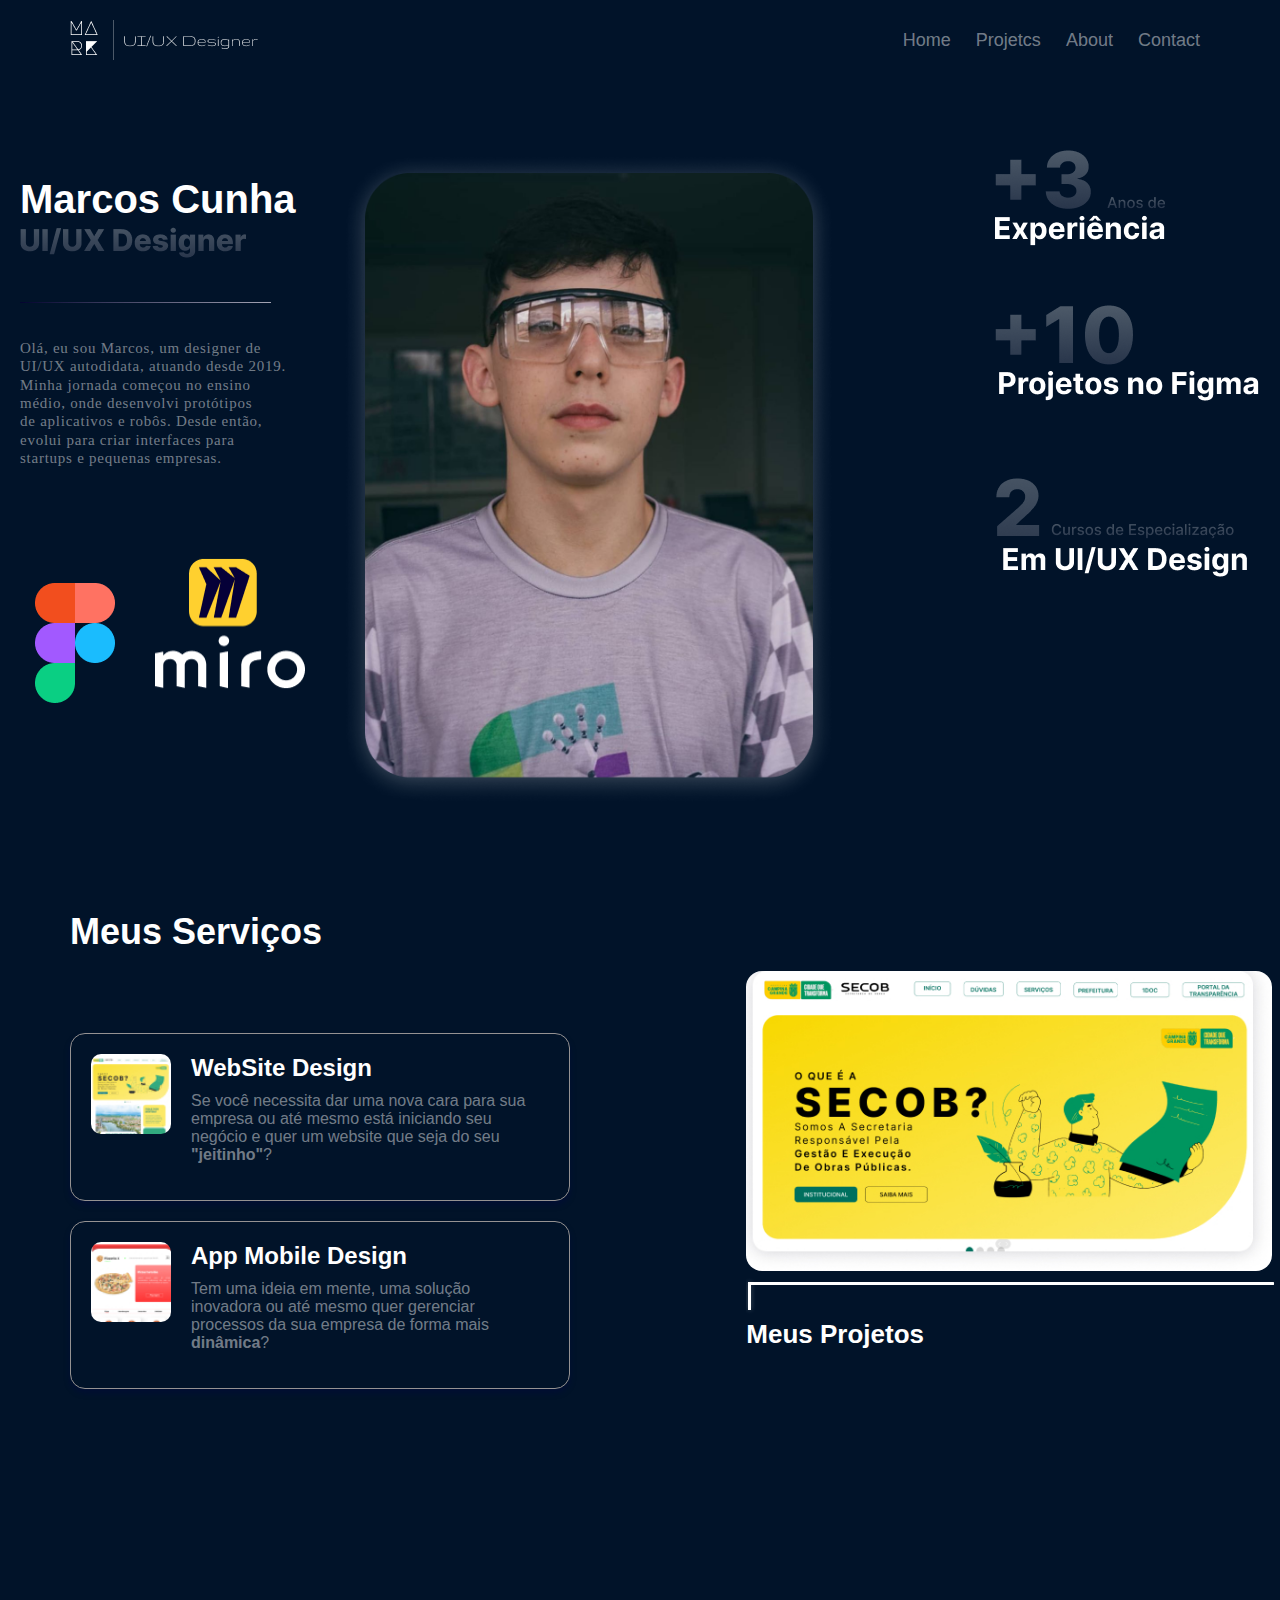
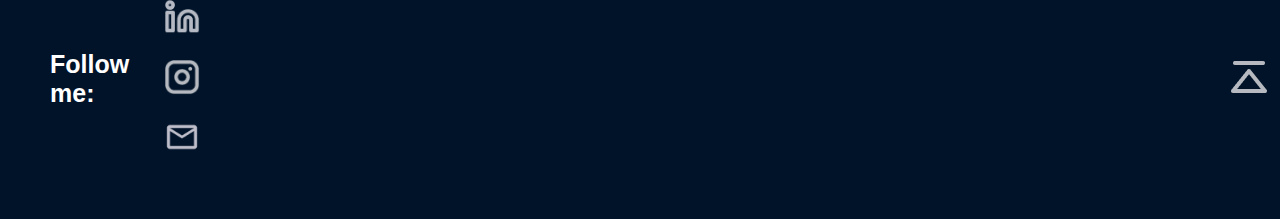
<file: index.html>
<!DOCTYPE html>
<html lang="pt-br">
<head>
    <meta charset="UTF-8">
    <meta name="viewport" content="width=device-width, initial-scale=1.0">
    <title>Portfólio - Marcos Cunha</title>
    <link rel="stylesheet" href="home_styles.css">
</head>
<body>
    <header class="header">
        <div class="superiorLeft">
            <div class="logo"><img src="imagens/mark.png" alt=""></div> <div class="line2"><img src="imagens/Line 2.png" alt=""></div> <div class="defi"><img src="imagens/topo_design.png" alt=""></div>
        </div>
        <nav class="nav">
                <a href="index.html">Home</a>
                <a href="0">Projetcs</a>
                <a href="about.html">About</a>
                <a href="contact.html">Contact</a>
        </nav>
    </header>

    <section class="hero">
        <div class="intro">
            <h1>Marcos Cunha<br><img src="imagens/baixo_design.png" alt=""><br><img src="imagens/Line 3.png" alt=""></h1>
            <p class="quemsou">Olá, eu sou Marcos, um designer de <br>UI/UX autodidata, atuando desde 2019. <br> Minha jornada começou no ensino <br> médio, onde desenvolvi protótipos <br> de aplicativos e robôs. Desde então, <br>evolui para criar interfaces para  <br> startups e pequenas empresas.</p>
            <img id="logo_figma" src="imagens/figmaLogo.png" alt="">
            <img id="logo_miro" src="imagens/miroLogo.png" alt="">
        </div>
        <div class="profile-image">
            <img src="imagens/profile.png" alt="Marcos Cunha">
        </div>
        <div class="stats">
            <div><img src="imagens/Dados.png" alt=""></div>
        </div>
    </section>

<div class="final">
    
    <section class="services">
        <h2>Meus Serviços</h2>
        <div class="service-card">
            <img src="imagens/website_design.jpg" alt="Website Design">
            <div class="service-info">
                <h3>WebSite Design</h3>
                <p>Se você necessita dar uma nova cara para sua empresa ou até mesmo está iniciando seu negócio e quer um website que seja do seu<strong> "jeitinho"</strong>?</p>
            </div>
        </div>
        <div class="service-card">
            <img src="imagens/app_mobile_design.jpg" alt="App Mobile Design">
            <div class="service-info">
                <h3>App Mobile Design</h3>
                <p>Tem uma ideia em mente, uma solução inovadora ou até mesmo quer gerenciar processos da sua empresa de forma mais <strong>dinâmica</strong>?</p>
            </div>
        </div>
    </section>

    <div class="carousel-container">
        <div class="carousel">
            <div class="carousel-item"><img src="imagens/secob1.jpg" alt="Imagem 1"></div>
            <div class="carousel-item"><img src="imagens/secob2.jpg" alt="Imagem 2"></div>
            <div class="carousel-item"><img src="imagens/secob3.jpg" alt="Imagem 3"></div>
            <div class="carousel-item"><img src="imagens/secob4.jpg" alt="Imagem 4"></div>
            <div class="carousel-item"><img src="imagens/Group 4.jpg" alt="Imagem 5"></div>
        </div>
        <input type="range" min="0" max="100" step="1" value="0" id="slider" class="custom-range" />
        <a href="index.html"><h2>Meus Projetos</h2></a>
    </div>  
        
</div>

    

    <footer class="social-section">
        <p><strong>Follow me:</strong></p>
        <div class="social-icons">
            <a href="https://www.linkedin.com/in/marcos-lima-387296210/"><img src="imagens/Linkedin.png" alt="Logo Linkedin"></a>
            <a href="https://www.instagram.com/markdesign.uiux/"><img src="imagens/Instagram.png" alt="Logo Instagram"></a>
            <a href="mailto:marcos@exemplo.com"><img src="imagens/mail.png" alt="Logo email"></a>
        </div>
        <a href="#top"><img id="skip_botton" src="imagens/skip.png" alt=""></a>
    </footer>
</body> 
<script src="home_script.js"></script>
</html>
</file>
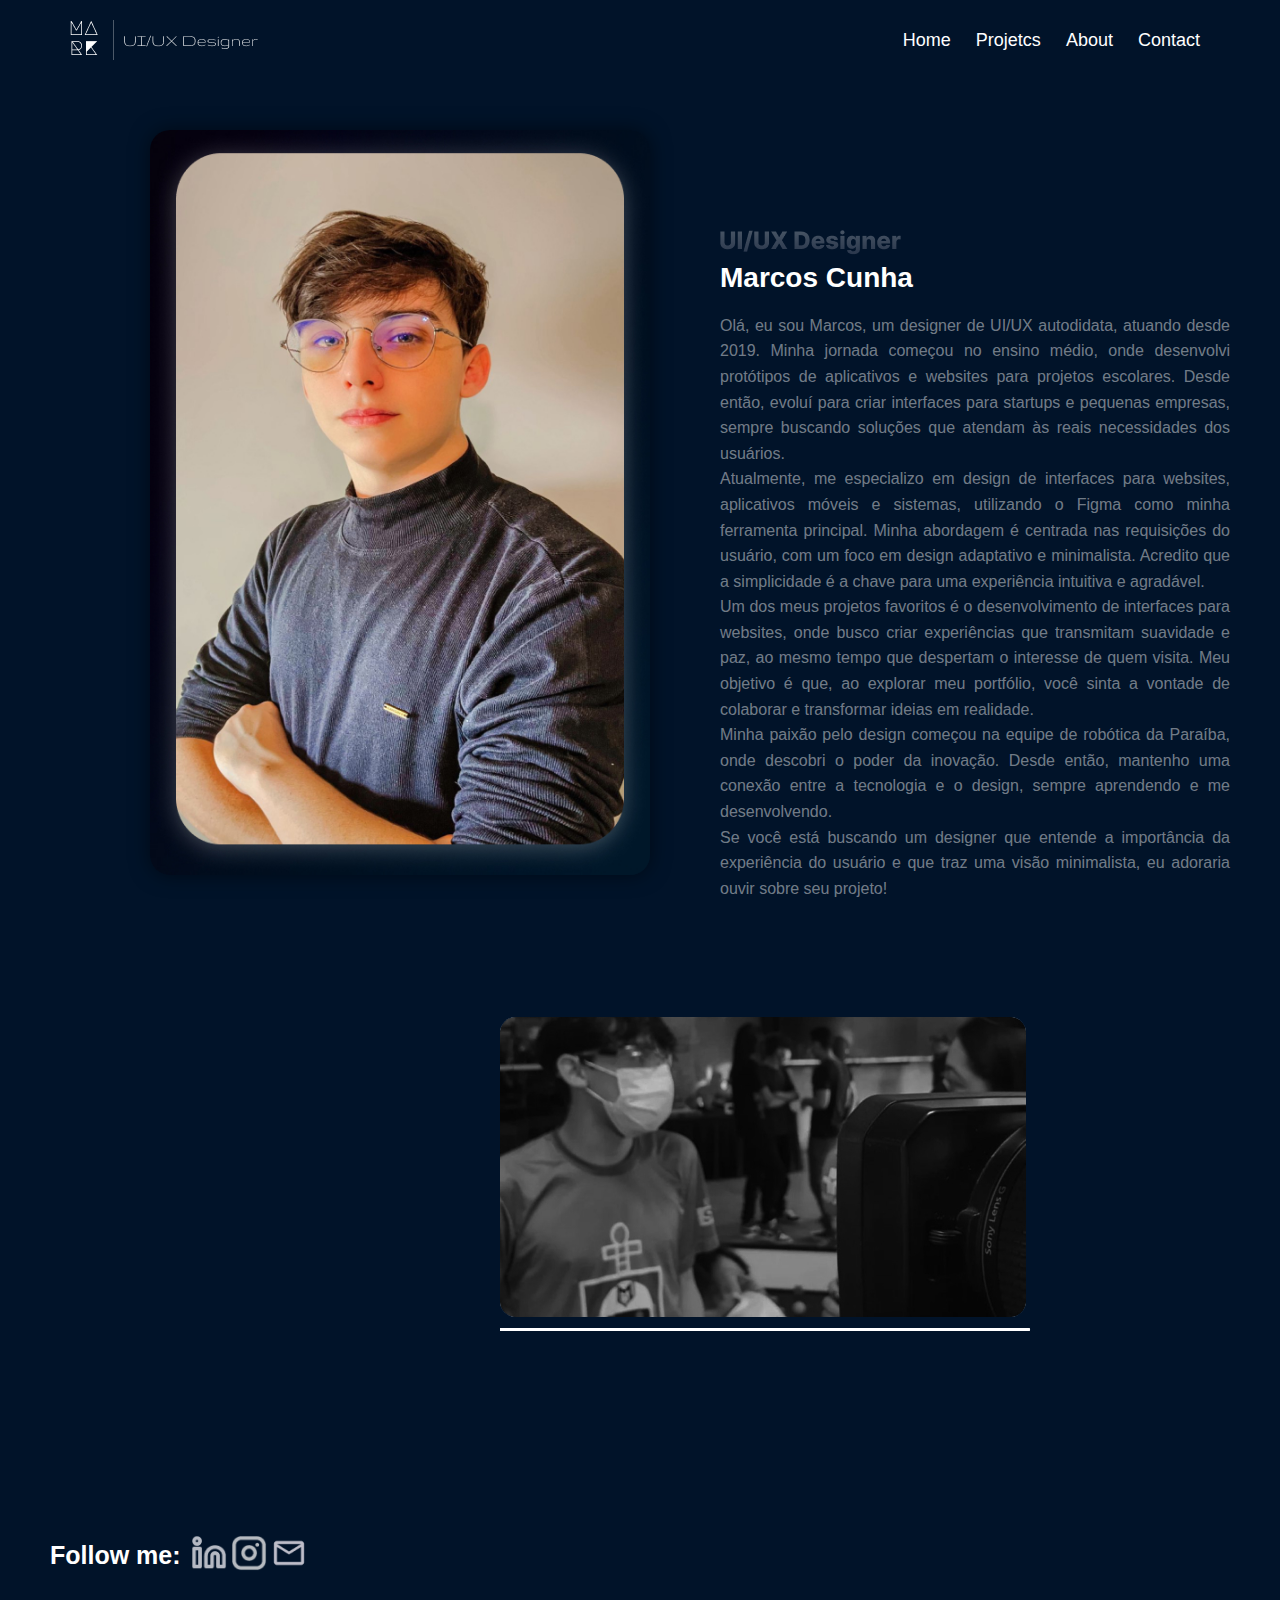
<file: about.html>
<!DOCTYPE html>
<html lang="pt-BR">
<head>
    <meta charset="UTF-8">
    <meta name="viewport" content="width=device-width, initial-scale=1.0">
    <title>Portfólio - Marcos Cunha</title>
    <link rel="stylesheet" href="about_styles.css">
</head>
<body>
    <header class="header">
        <div class="superiorLeft">
            <div class="logo"><img src="imagens/mark.png" alt=""></div> <div class="line2"><img src="imagens/Line 2.png" alt=""></div> <div class="defi"><img src="imagens/topo_design.png" alt=""></div>
        </div>
        <nav class="nav">
                <a href="index.html">Home</a>
                <a href="0">Projetcs</a>
                <a href="about.html">About</a>
                <a href="contact.html">Contact</a>
        </nav>
    </header>
    <div class="profile">
        <img id="profile_img"src="imagens/about_profile.jpg" alt="Marcos Cunha">
        <div class="profile-content">
             <h1><img id="profile_ux"src="imagens/UX Designer.png" alt="UX Designe"> <br> Marcos Cunha</h1>
            <p>
                Olá, eu sou Marcos, um designer de UI/UX autodidata, atuando desde 2019. Minha jornada começou no ensino médio, onde desenvolvi protótipos de aplicativos e websites para projetos escolares. Desde então, evoluí para criar interfaces para startups e pequenas empresas, sempre buscando soluções que atendam às reais necessidades dos usuários.
                <br>
                Atualmente, me especializo em design de interfaces para websites, aplicativos móveis e sistemas, utilizando o Figma como minha ferramenta principal. Minha abordagem é centrada nas requisições do usuário, com um foco em design adaptativo e minimalista. Acredito que a simplicidade é a chave para uma experiência intuitiva e agradável.
                <br>
                Um dos meus projetos favoritos é o desenvolvimento de interfaces para websites, onde busco criar experiências que transmitam suavidade e paz, ao mesmo tempo que despertam o interesse de quem visita. Meu objetivo é que, ao explorar meu portfólio, você sinta a vontade de colaborar e transformar ideias em realidade.
                <br>
                Minha paixão pelo design começou na equipe de robótica da Paraíba, onde descobri o poder da inovação. Desde então, mantenho uma conexão entre a tecnologia e o design, sempre aprendendo e me desenvolvendo.
                <br>
                Se você está buscando um designer que entende a importância da experiência do usuário e que traz uma visão minimalista, eu adoraria ouvir sobre seu projeto!
            </p>
        </div>
    </div>

    <div class="carousel-container">
        <div class="carousel">
            <div class="carousel-item"><img src="imagens/cp_carroseu.jpg" alt="Imagem 1"></div>
            <div class="carousel-item"><img src="imagens/ftc_carroseu.jpg" alt="Imagem 2"></div>
            <div class="carousel-item"><img src="imagens/cpPe.jpg" alt="Imagem 3"></div>
            <div class="carousel-item"><img src="imagens/offSeason.jpg" alt="Imagem 4"></div>
        </div>
        <input type="range" min="0" max="100" step="1" value="0" id="slider" class="custom-range" />
    </div>  

    <footer class="social-section">
        <p><strong>Follow me:</strong></p>
        <div class="social-icons">
            <a href="#"><img src="imagens/Linkedin.png" alt="Logo Linkedin"></a>
            <a href="#"><img src="imagens/Instagram.png" alt="Logo Instagram"></a>
            <a href="mailto:marcos@exemplo.com"><img src="imagens/mail.png" alt="Logo email"></a>
        </div>
    </footer>


    <script src="about_script.js"></script>
</body>
</html>
</file>
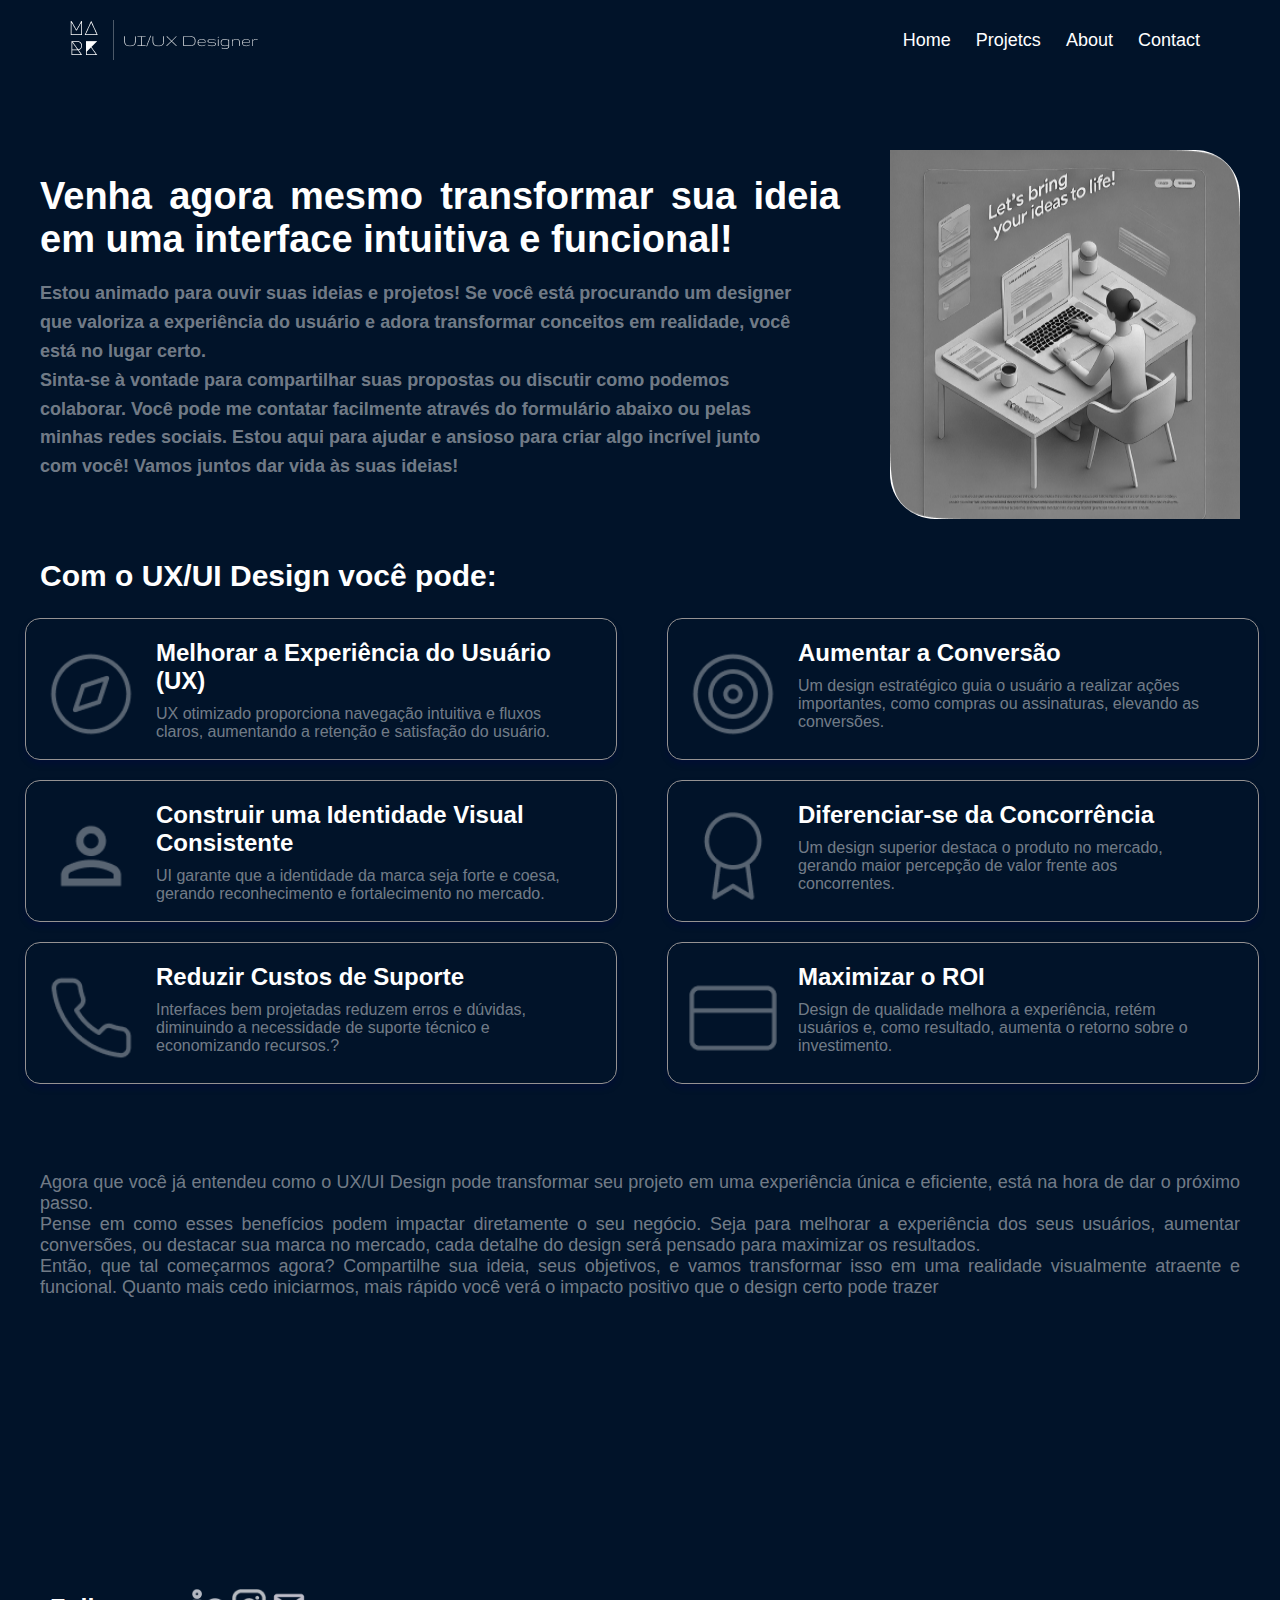
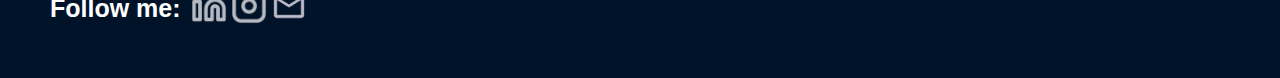
<file: contact.html>
<!DOCTYPE html>
<html lang="pt-br">
<head>
    <meta charset="UTF-8">
    <meta name="viewport" content="width=device-width, initial-scale=1.0">
    <title>Portfólio - Marcos Cunha</title>
    <link rel="stylesheet" href="contact_styles.css">
</head>
<body>
    <header class="header">
        <div class="superiorLeft">
            <div class="logo"><img src="imagens/mark.png" alt=""></div> <div class="line2"><img src="imagens/Line 2.png" alt=""></div> <div class="defi"><img src="imagens/topo_design.png" alt=""></div>
        </div>
        <nav class="nav">
                <a href="index.html">Home</a>
                <a href="0">Projetcs</a>
                <a href="about.html">About</a>
                <a href="contact.html">Contact</a>
        </nav>
    </header>

    <div class="container">
        <section class="hero">
            <div class="tituloimg">
                <h1>Venha agora mesmo transformar sua ideia em uma interface intuitiva e funcional! <br> <p>Estou animado para ouvir suas ideias e projetos! Se você está procurando um designer <br> que valoriza a experiência do usuário e adora transformar conceitos em realidade, você <br> está no lugar certo. <br>
                Sinta-se à vontade para compartilhar suas propostas ou discutir como podemos <br> colaborar. Você pode me contatar facilmente através do formulário abaixo ou pelas <br> minhas redes sociais. Estou aqui para ajudar e ansioso para criar algo incrível junto <br>com você! Vamos juntos dar vida às suas ideias!</p></h1>
                <img src="imagens/minimalist.jpg" alt="">
            </div>
        </section>

        <h2>Com o UX/UI Design você pode: </h2>

        <div class="divisao">
            <section class="services">
                <div class="service-card">
                    <img src="imagens/Compass.png" alt="Website Design">
                    <div class="service-info">
                        <h3>Melhorar a Experiência do Usuário (UX)</h3>
                        <p>UX otimizado proporciona navegação intuitiva e fluxos claros, aumentando a retenção e satisfação do usuário.</p>
                    </div>
                </div>
                <div class="service-card">
                    <img src="imagens/person.png" alt="App Mobile Design">
                    <div class="service-info">
                        <h3>Construir uma Identidade Visual Consistente</h3>
                        <p>UI garante que a identidade da marca seja forte e coesa, gerando reconhecimento e fortalecimento no mercado.</p>
                    </div>
                </div>
                <div class="service-card">
                    <img src="imagens/Phone.png" alt="Website Design">
                    <div class="service-info">
                        <h3>Reduzir Custos de Suporte</h3>
                        <p>Interfaces bem projetadas reduzem erros e dúvidas, diminuindo a necessidade de suporte técnico e economizando recursos.</strong>?</p>
                    </div>
                </div>
            </section>
            <section class="services">
                <div class="service-card">
                    <img src="imagens/Target.png" alt="Website Design">
                    <div class="service-info">
                        <h3>Aumentar a Conversão</h3>
                        <p>Um design estratégico guia o usuário a realizar ações importantes, como compras ou assinaturas, elevando as conversões.</p>
                    </div>
                </div>
                <div class="service-card">
                    <img src="imagens/Award.png" alt="App Mobile Design">
                    <div class="service-info">
                        <h3>Diferenciar-se da Concorrência</h3>
                        <p>Um design superior destaca o produto no mercado, gerando maior percepção de valor frente aos concorrentes.</p>
                    </div>
                </div>
                <div class="service-card">
                    <img src="imagens/Credit card.png" alt="Website Design">
                    <div class="service-info">
                        <h3>Maximizar o ROI</h3>
                        <p>Design de qualidade melhora a experiência, retém usuários e, como resultado, aumenta o retorno sobre o investimento.</p>
                    </div>
                </div>
            </section>
        </div>

        <section class="cta">
            <p>Agora que você já entendeu como o UX/UI Design pode transformar seu projeto em uma experiência única e eficiente, está na hora de dar o próximo passo. <br>
            Pense em como esses benefícios podem impactar diretamente o seu negócio. Seja para melhorar a experiência dos seus usuários, aumentar conversões, ou destacar sua marca no mercado, cada detalhe do design será pensado para maximizar os resultados. <br>
            Então, que tal começarmos agora? Compartilhe sua ideia, seus objetivos, e vamos transformar isso em uma realidade visualmente atraente e funcional. Quanto mais cedo iniciarmos, mais rápido você verá o impacto positivo que o design certo pode trazer</p>
        </section>
    </div>
    
    <footer class="social-section">
        <p><strong>Follow me:</strong></p>
        <div class="social-icons">
            <a href="#"><img src="imagens/Linkedin.png" alt="Logo Linkedin"></a>
            <a href="#"><img src="imagens/Instagram.png" alt="Logo Instagram"></a>
            <a href="mailto:marcos@exemplo.com"><img src="imagens/mail.png" alt="Logo email"></a>
        </div>
    </footer>
</body>
</html>
</file>
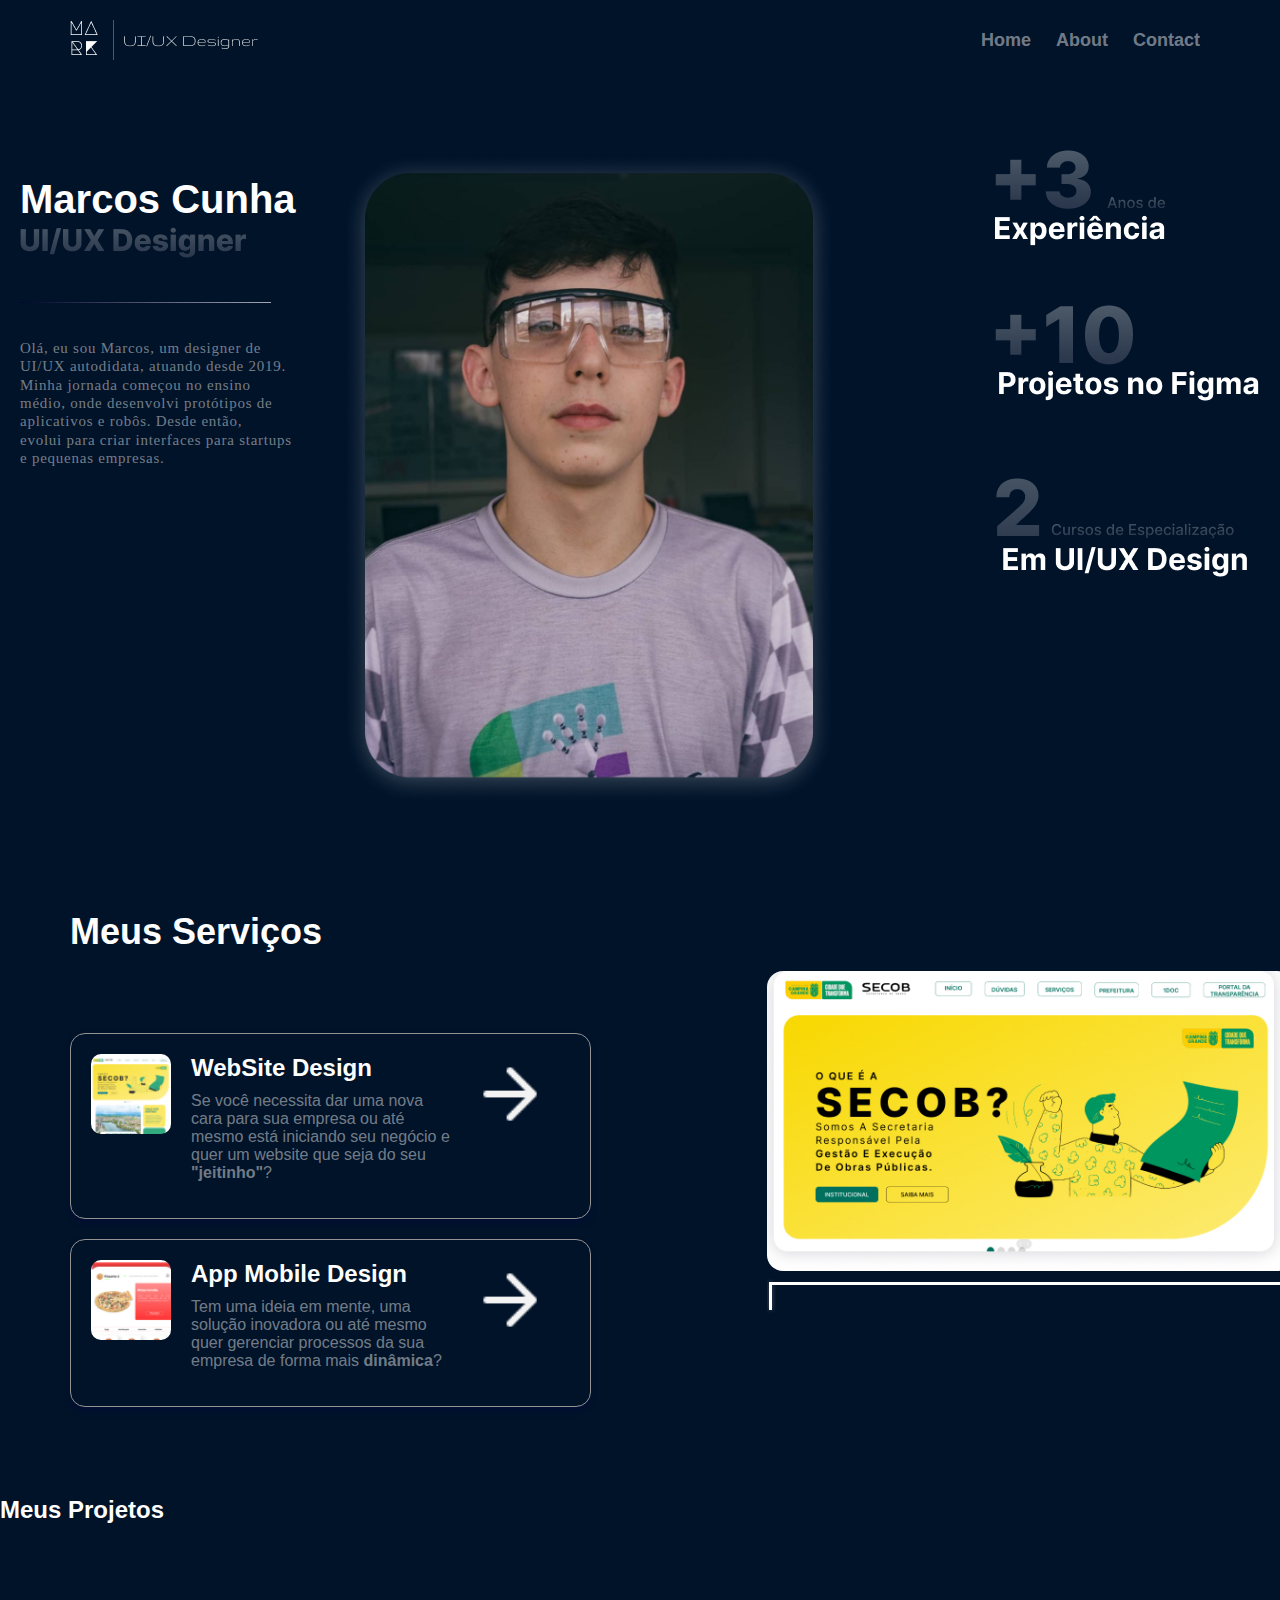
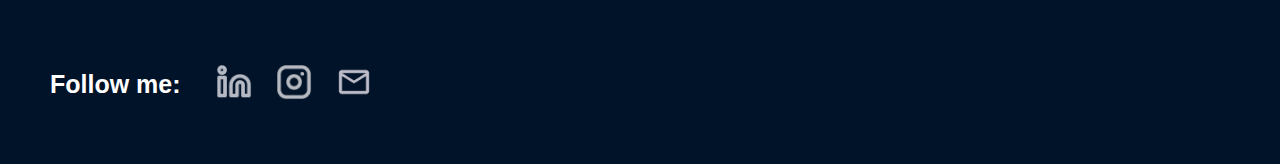
<file: home.html>
<!DOCTYPE html>
<html lang="pt-br">
<head>
    <meta charset="UTF-8">
    <meta name="viewport" content="width=device-width, initial-scale=1.0">
    <title>Portfólio - Marcos Cunha</title>
    <link rel="stylesheet" href="home_styles.css">
</head>
<body>
    <header class="header">
        <div class="superiorLeft">
            <div class="logo"><img src="imagens/mark.png" alt=""></div> <div class="line2"><img src="imagens/Line 2.png" alt=""></div> <div class="defi"><img src="imagens/topo_design.png" alt=""></div>
        </div>
        <nav class="nav">
            <strong>
                <a href="home.html">Home</a>
                <a href="about.html">About</a>
                <a href="contact.html">Contact</a>
            </strong>
        </nav>
    </header>

    <section class="hero">
        <div class="intro">
            <h1>Marcos Cunha<br><img src="imagens/baixo_design.png" alt=""><br><img src="imagens/Line 3.png" alt=""></h1>
            <p class="quemsou">Olá, eu sou Marcos, um designer de <br>UI/UX autodidata, atuando desde 2019. <br> Minha jornada começou no ensino <br> médio, onde desenvolvi protótipos de<br>aplicativos e robôs. Desde então, <br>evolui para criar interfaces para startups <br>e pequenas empresas.</p>
        </div>
        <div class="profile-image">
            <img src="imagens/profile.png" alt="Marcos Cunha">
        </div>
        <div class="stats">
            <div><img src="imagens/Dados.png" alt=""></div>
        </div>
    </section>

<div class="final">
    
    <section class="services">
        <h2>Meus Serviços</h2>
        <div class="service-card">
            <img src="imagens/website_design.jpg" alt="Website Design">
            <div class="service-info">
                <h3>WebSite Design</h3>
                <p>Se você necessita dar uma nova cara para sua empresa ou até mesmo está iniciando seu negócio e quer um website que seja do seu<strong> "jeitinho"</strong>?</p>
            </div>
            <span class="arrow"><img src="imagens/Arrow right.png" alt=""></span>
        </div>
        <div class="service-card">
            <img src="imagens/app_mobile_design.jpg" alt="App Mobile Design">
            <div class="service-info">
                <h3>App Mobile Design</h3>
                <p>Tem uma ideia em mente, uma solução inovadora ou até mesmo quer gerenciar processos da sua empresa de forma mais <strong>dinâmica</strong>?</p>
            </div>
            <span class="arrow"><img src="imagens/Arrow right.png" alt=""></span>
        </div>
    </section>

    <div class="carousel-container">
        <div class="carousel">
            <div class="carousel-item"><img src="imagens/secob1.jpg" alt="Imagem 1"></div>
            <div class="carousel-item"><img src="imagens/secob2.jpg" alt="Imagem 2"></div>
            <div class="carousel-item"><img src="imagens/secob3.jpg" alt="Imagem 3"></div>
            <div class="carousel-item"><img src="imagens/secob4.jpg" alt="Imagem 4"></div>
            <div class="carousel-item"><img src="imagens/Group 4.jpg" alt="Imagem 5"></div>
        </div>
        <input type="range" min="0" max="100" step="1" value="0" id="slider" class="custom-range" />
    </div>  
        
</div>
<h2 class="h2">Meus Projetos</h2>
    

    <footer class="social-section">
        <p><strong>Follow me:</strong></p>
        <div class="social-icons">
            <a href="#"><img src="imagens/Linkedin.png" alt="Logo Linkedin"></a>
            <a href="#"><img src="imagens/Instagram.png" alt="Logo Instagram"></a>
            <a href="mailto:marcos@exemplo.com"><img src="imagens/mail.png" alt="Logo email"></a>
        </div>
    </footer>
</body> 
<script src="home_script.js"></script>
</html>
</file>
<file: home_styles.css>
body {
    width: 1600x;
    height: 1200px;    
    margin: 0;
    font-family: Arial, sans-serif;
    color: #fff;
    background-image: url(imagens/Background.jpg);
   
}

.header {
    display: flex;
    justify-content: space-between;
    align-items: center;
    padding: 20px;
}

.superiorLeft{
    display: flex;
    margin-left: 50px;
}

.logo {
    width: 33px;
}

.line2 {
    width: 1px;
    height: 40px;
    margin-left: 10px;
}

.defi{
    height: 200;
    margin-left: 10px;
    margin-top: 15px;
}

.nav{
    margin-right: 50px;
    color: #FFF;
    font-size: 18px;
    font-style: normal;
    font-weight: 400;
    line-height: normal;
}

.nav a {
    color: rgba(255, 255, 255, 0.46);
    margin: 0 10px;
    text-decoration: none;
}

.hero {
    display: flex;
    flex-wrap: wrap;
    padding: 20px;
    justify-content: center;
    margin-top: 50px;
     
}  

h1{
    font-size: 40px;
}
.intro {
    flex: 1;
    max-width: 400px;
    margin-left: 0px ;
}

.quemsou{
    text-align: justify;
    color: rgba(255, 255, 255, 0.46);
    text-align: justify;
    font-family: Inter;
    font-size: 15px;
    font-style: normal;
    font-weight: 300;
    line-height: 123.092%; 
    letter-spacing: 0.75px;

}

#logo_figma{
    width: 80px;
    height: 119.976px;
    flex-shrink: 0;
    margin-top: 100px;
    margin-left: 15px;
    margin-right:36px; 
    
}

#logo_miro{
    width: 150px;
    height: 158.028px;
    flex-shrink: 0;
}

.profile-image img {
    width: 500px;
    height: 656.652px;
    align-items: center;
}

.stats {
    margin-left: 150px;
}

.final{
    display: flex;
    gap: 35px; 
}

.services {
    padding: 50px 20px;
    max-width: 676px;
    margin-left: 50px;
    margin-right: 121px;
}

.services h2 {
    font-size: 36px;
    margin-bottom: 80px;
    color: #fff;
}

.service-card {
    display: flex;
    align-items: left;
    justify-content: space-between;
    border-radius: 15px;
    border: .5px solid #959292;
    padding: 20px;
    margin-bottom: 20px;
    box-shadow: 0 4px 6px #01024d4c;
    transition: transform 0.3s, box-shadow 0.3s;
}

.service-card:hover {
    transform: translateY(-5px);
    box-shadow: 0 8px 15px rgba(255, 255, 255, 0.2);;
}

.service-card img {
    width: 80px;
    height: 80px;
    border-radius: 10px;
    margin-right: 20px;
}

.service-info {
    flex: 1;
    margin-right: 20px;
}

.service-info h3 {
    font-size: 24px;
    margin: 0;
    color: #fff;
}

.service-info p {
    font-size: 16px;
    margin-top: 10px;
    color: rgba(255, 255, 255, 0.46);
}

.service-card:hover .arrow {
    transform: translateX(10px);
}

.carousel-container {
    width: 100%;
    max-width: 800px;
    overflow: hidden;
    margin-top: 140px;
    
}

.carousel {
    display: flex;
    transition: transform 0.2s ease-in-out;
}

.carousel-item {
    min-width: 100%;
    flex-shrink: 0;
}

.carousel img {
    width: 526px;
    height: 300px;
    display: block;
    border-radius: 16px;
    box-shadow: #FFF;
}

.custom-range {
    -webkit-appearance: none;
    appearance: none; 
    width: 526px;
    height: 3;
    background: #ccc;
    cursor: auto;
    margin-top: 10px;
}

.custom-range::-webkit-slider-thumb {
    -webkit-appearance: none;
    width: 3px;
    height: 28px;
    background: #fff;
    cursor: auto;
    box-shadow: 0 0 5px rgba(255, 255, 255, 0.3);
}

.custom-range::-webkit-slider-runnable-track {
    height: 3px;
    background: #ffffff;
    border-radius: 50px;
}

.carousel-container h2{
    font-size: 26px;
    margin-top: 30px;
    color: #ffffff;
}

.carousel-container a{
    text-decoration: none;
}

.social-section {
    margin-top: 80px;
    display: flex;
    align-items: center;
    gap: 25px;
    padding: 50px;
}

.social-section p {
    font-size: 25px;
    margin: 0;
}

.social-icons img {
    width: 36px;
    height: 36px;
    padding: 10px;
}

#skip_botton {
    margin-left: 990px;
}

@media (max-width: 768px) {
    .main-container {
        padding: 10px;
        gap: 15px;
    }

    .carousel-container {
        width: 100%;
    }

    .carousel-item img {
        border-radius: 5px;
    }

    .custom-range {
        margin: 10px 0;
    }

    .timeline-text {
        font-size: 16px; 
        top: -20px;
    }
}

@media (max-width: 480px) {
    .timeline-text {
        font-size: 14px; 
        top: -15px;
    }

    .carousel img {
        border-radius: 5px; /
    }
}
</file>
<file: about_styles.css>
body {
    width: 1600x;
    height: 1200px;    
    margin: 0;
    font-family: Arial, sans-serif;
    color: #fff;
    background-image: url(imagens/Background.jpg);
}

.header {
    display: flex;
    justify-content: space-between;
    align-items: center;
    padding: 20px;
}

.superiorLeft{
    display: flex;
    margin-left: 50px;
}

.logo {
    width: 33px;
}

.line2 {
    width: 1px;
    height: 40px;
    margin-left: 10px;
}

.defi{
    height: 200;
    margin-left: 10px;
    margin-top: 15px;
}

.nav{
    margin-right: 50px;
    color: #FFF;
    font-size: 18px;
    font-style: normal;
    font-weight: 400;
    line-height: normal;
}

.nav a {
    color: #fff;
    margin: 0 10px;
    text-decoration: none;
}

.profile {
    display: flex;
    gap: 70px;
    margin: 50px;
}

#profile_img {
    width: 500px;
    height: 745px;
    margin-left: 100px;
    border-radius: 20px;
    box-shadow: 0 0 20px rgba(0, 0, 0, 0.5);
}

.profile-content {
    max-width: 600px;
}

.profile-content h1 {
    margin-top: 100px;
    font-size: 28px;
}

.profile-content p {
    text-align: justify;
    color: rgba(255, 255, 255, 0.46);
    font-size: 16px;
    line-height: 1.6;
    margin-bottom: 10x;
}

.carousel-container {
    width: 100%;
    max-width: 800px;
    overflow: hidden;
    margin-top: 100px;
    margin-left: 500px;
}

.carousel {
    display: flex;
    transition: transform 0.2s ease-in-out;
}

.carousel-item {
    min-width: 100%;
    flex-shrink: 0;
}

.carousel img {
    width: 526px;
    height: 300px;
    display: block;
    border-radius: 16px;
    box-shadow: #FFF;
}

.custom-range {
    -webkit-appearance: none;
    appearance: none; 
    width: 680px;
    height: 3;
    background: #ccc;
    cursor: auto;
    margin-top: 10px;
    margin-left: -150px;
}

.custom-range::-webkit-slider-thumb {
    -webkit-appearance: none;
    width: 3px;
    height: 28px;
    background: #fff;
    cursor: auto;
    box-shadow: 0 0 5px rgba(255, 255, 255, 0.3);
}

.custom-range::-webkit-slider-runnable-track {
    height: 3px;
    background: #ffffff;
    border-radius: 50px;
}

.social-section {
    display: flex;
    align-items: center;
    margin-top: 150px;
    gap: 10px;
    padding: 50px;
}

.social-section p {
    font-size: 25px;
    margin: 0;
}

.social-icons img {
    width: 36px;
    height: 36px;
}
</file>
<file: contact_styles.css>
body {
    width: 1600x;
    height: 1200px;    
    margin: 0;
    font-family: Arial, sans-serif;
    color: #fff;
    background-image: url(imagens/Background.jpg);
   
}

.header {
    display: flex;
    justify-content: space-between;
    align-items: center;
    padding: 20px;
}

.superiorLeft{
    display: flex;
    margin-left: 50px;
}

.logo {
    width: 33px;
}

.line2 {
    width: 1px;
    height: 40px;
    margin-left: 10px;
}

.defi{
    height: 200;
    margin-left: 10px;
    margin-top: 15px;
}

.nav{
    margin-right: 50px;
    color: #FFF;
    font-size: 18px;
    font-style: normal;
    font-weight: 400;
    line-height: normal;
}

.nav a {
    color: #fff;
    margin: 0 10px;
    text-decoration: none;
}

.container {
    max-width: 1200px;
    margin: 0 auto;
    padding: 20px;
}

.hero {
    text-align: center;
    margin-bottom: 40px;
}

.tituloimg{
    display: flex;
    margin-top: 50px;
    gap: 50px;
}

.hero h1 {
    font-size: 38px;
    margin-bottom: 20px;
    text-align: justify;
}

.hero img{
    border-radius: 0px 45px;
}

.hero p {
    font-size: 18px;    
    line-height: 1.6;
    color: rgba(255, 255, 255, 0.46);
}

h2{
    font-size: 30px;
    margin-bottom: -25px;
}

.divisao{
    display: flex;
    margin-left: -35px;
}

.services {
    padding: 50px 20px;
    max-width: 676px;
    margin-right: 10px
}

.services h2 {
    font-size: 36px;
    margin-bottom: 30px;
    color: #fff;
}

.service-card {
    width: 550px;
    height: 100px;
    display: flex;
    align-items: left;
    justify-content: space-between;
    border-radius: 15px;
    border: .5px solid #959292;
    padding: 20px;
    margin-bottom: 20px;
    box-shadow: 0 4px 6px #01024d4c;
    transition: transform 0.3s, box-shadow 0.3s;
}

.service-card:hover {
    transform: translateY(-5px);
    box-shadow: 0 8px 15px rgba(255, 255, 255, 0.2);;
}

.service-card img {
    width: 90px;
    height: 90px;
    border-radius: 10px;
    margin-right: 20px;
    margin-top: 10px;
}

.service-info {
    flex: 1;
    margin-right: 20px;
}

.service-info h3 {
    font-size: 24px;
    margin: 0;
    color: linear-gradient(180deg, #FFF 0%, #00012D 215.52%);;
}

.service-info p {
    font-size: 16px;
    margin-top: 10px;
    color: rgba(255, 255, 255, 0.46);
}
.cta {
    text-align: justify;
}

.cta p {
    font-size: 18px;
    margin-bottom: 20px;
    color: rgba(255, 255, 255, 0.46);
}

.social-section {
    display: flex;
    align-items: center;
    margin-top: 200px;
    gap: 10px;
    padding: 50px;
}

.social-section p {
    font-size: 25px;
    margin: 0;
}

.social-icons img {
    width: 36px;
    height: 36px;
}   

@media (max-width: 768px) {
    .feature {
        flex: 1 1 100%;
    }

    .hero h1 {
        font-size: 2rem;
    }

    .hero p {
        font-size: 1rem;
    }

    .cta p {
        font-size: 1rem;
    }

    .cta button {
        font-size: 0.9rem;
    }
}
</file>
